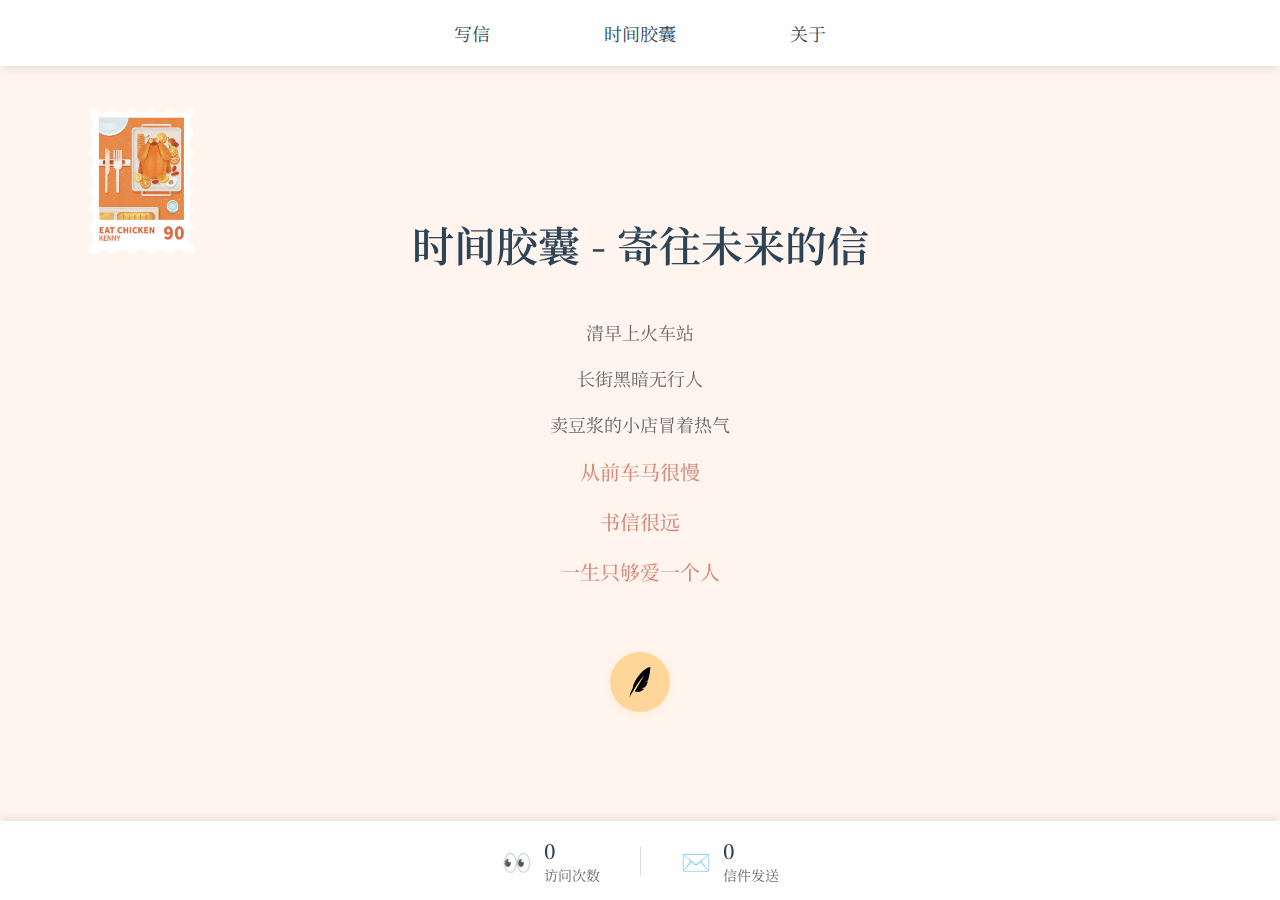
<file: index.html>
<!DOCTYPE html>
<html lang="zh">
<head>
    <meta charset="UTF-8">
    <meta name="viewport" content="width=device-width, initial-scale=1.0">
    <title>时间胶囊 - 寄往未来的信</title>
    <link rel="stylesheet" href="styles/home.css">
</head>
<body>
    <nav class="top-nav">
        <div class="nav-links">
            <a href="write.html">写信</a>
            <a href="capsule.html">时间胶囊</a>
            <a href="about.html">关于</a>
        </div>
    </nav>

    <main class="home-container">
        <div class="decorative-elements">
            <img src="images/youpiao/youpiao0.png" class="stamp" alt="邮票">
        </div>

        <div class="content-center">
            <h1>时间胶囊 - 寄往未来的信</h1>
            <div class="subtitle">
                <p>清早上火车站</p>
                <p>长街黑暗无行人</p>
                <p>卖豆浆的小店冒着热气</p>
                <p class="highlight">从前车马很慢</p>
                <p class="highlight">书信很远</p>
                <p class="highlight">一生只够爱一个人</p>
            </div>
            
            <div class="input-section">
                <button class="main-button" onclick="window.location.href='write.html'">
                    <img src="images/xiexin3.png" alt="写信" class="write-icon">
                </button>
            </div>
        </div>

        <div class="stats-container">
            <div class="stats-wrapper">
                <div class="stat-item">
                    <div class="stat-icon">👀</div>
                    <div class="stat-info">
                        <span class="stat-number" id="visitCount">0</span>
                        <span class="stat-label">访问次数</span>
                    </div>
                </div>
                <div class="stat-divider"></div>
                <div class="stat-item">
                    <div class="stat-icon">✉️</div>
                    <div class="stat-info">
                        <span class="stat-number" id="letterCount">0</span>
                        <span class="stat-label">信件发送</span>
                    </div>
                </div>
            </div>
        </div>
    </main>

    <script src="js/main.js"></script>
</body>
</html>
</file>
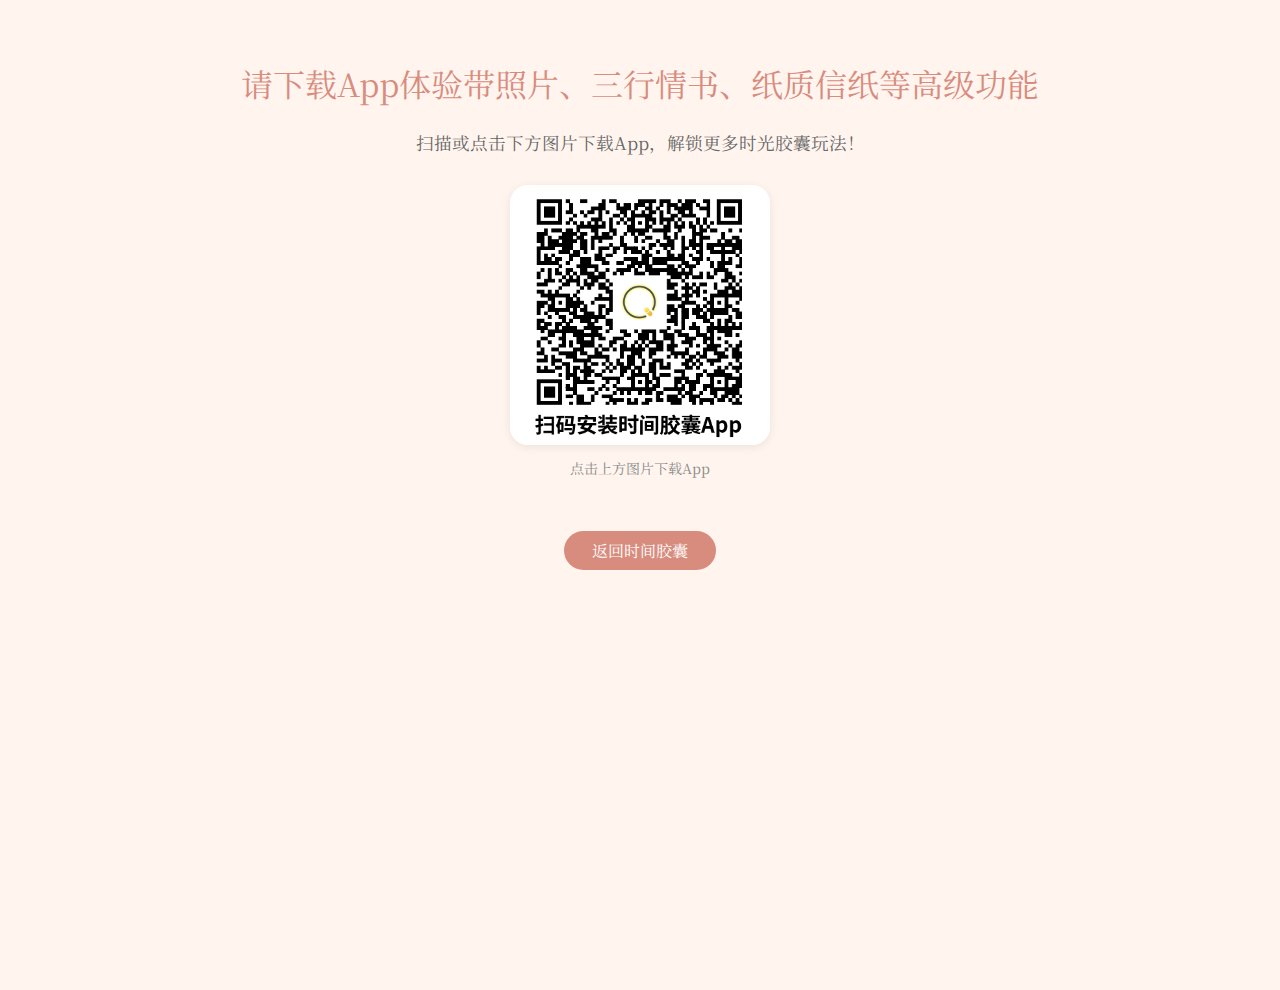
<file: appdownload.html>
<!DOCTYPE html>
<html lang="zh">
<head>
    <meta charset="UTF-8">
    <meta name="viewport" content="width=device-width, initial-scale=1.0">
    <title>请下载App体验更多功能</title>
    <link href="https://fonts.googleapis.com/css2?family=Noto+Serif+SC:wght@400;500;600&display=swap" rel="stylesheet">
    <link rel="stylesheet" href="styles/style.css">
    <style>
        body { text-align: center; padding: 60px 10px 30px 10px; background: #FFF5EE; font-family: 'Noto Serif SC', serif; }
        .download-title { font-size: 2rem; color: #D88C7E; margin-bottom: 24px; }
        .download-tip { color: #666; font-size: 1.1rem; margin-bottom: 30px; }
        .download-img { max-width: 260px; width: 80vw; border-radius: 18px; box-shadow: 0 2px 10px rgba(0,0,0,0.08); }
        .back-btn { margin-top: 30px; display: inline-block; color: #fff; background: #D88C7E; border-radius: 20px; padding: 8px 28px; text-decoration: none; font-size: 1rem; transition: background 0.2s; }
        .back-btn:hover { background: #b86c5e; }
    </style>
</head>
<body>
    <div class="download-title">请下载App体验带照片、三行情书、纸质信纸等高级功能</div>
    <div class="download-tip">扫描或点击下方图片下载App，解锁更多时光胶囊玩法！</div>
    <a href="https://www.codenow.cn/appdownload" target="_blank">
        <img src="images/appdownimage.png" alt="App下载" class="download-img">
    </a>
    <div style="color:#888;font-size:14px;margin-top:8px;">点击上方图片下载App</div>
    <br>
    <a href="capsule.html" class="back-btn">返回时间胶囊</a>
</body>
</html>
</file>
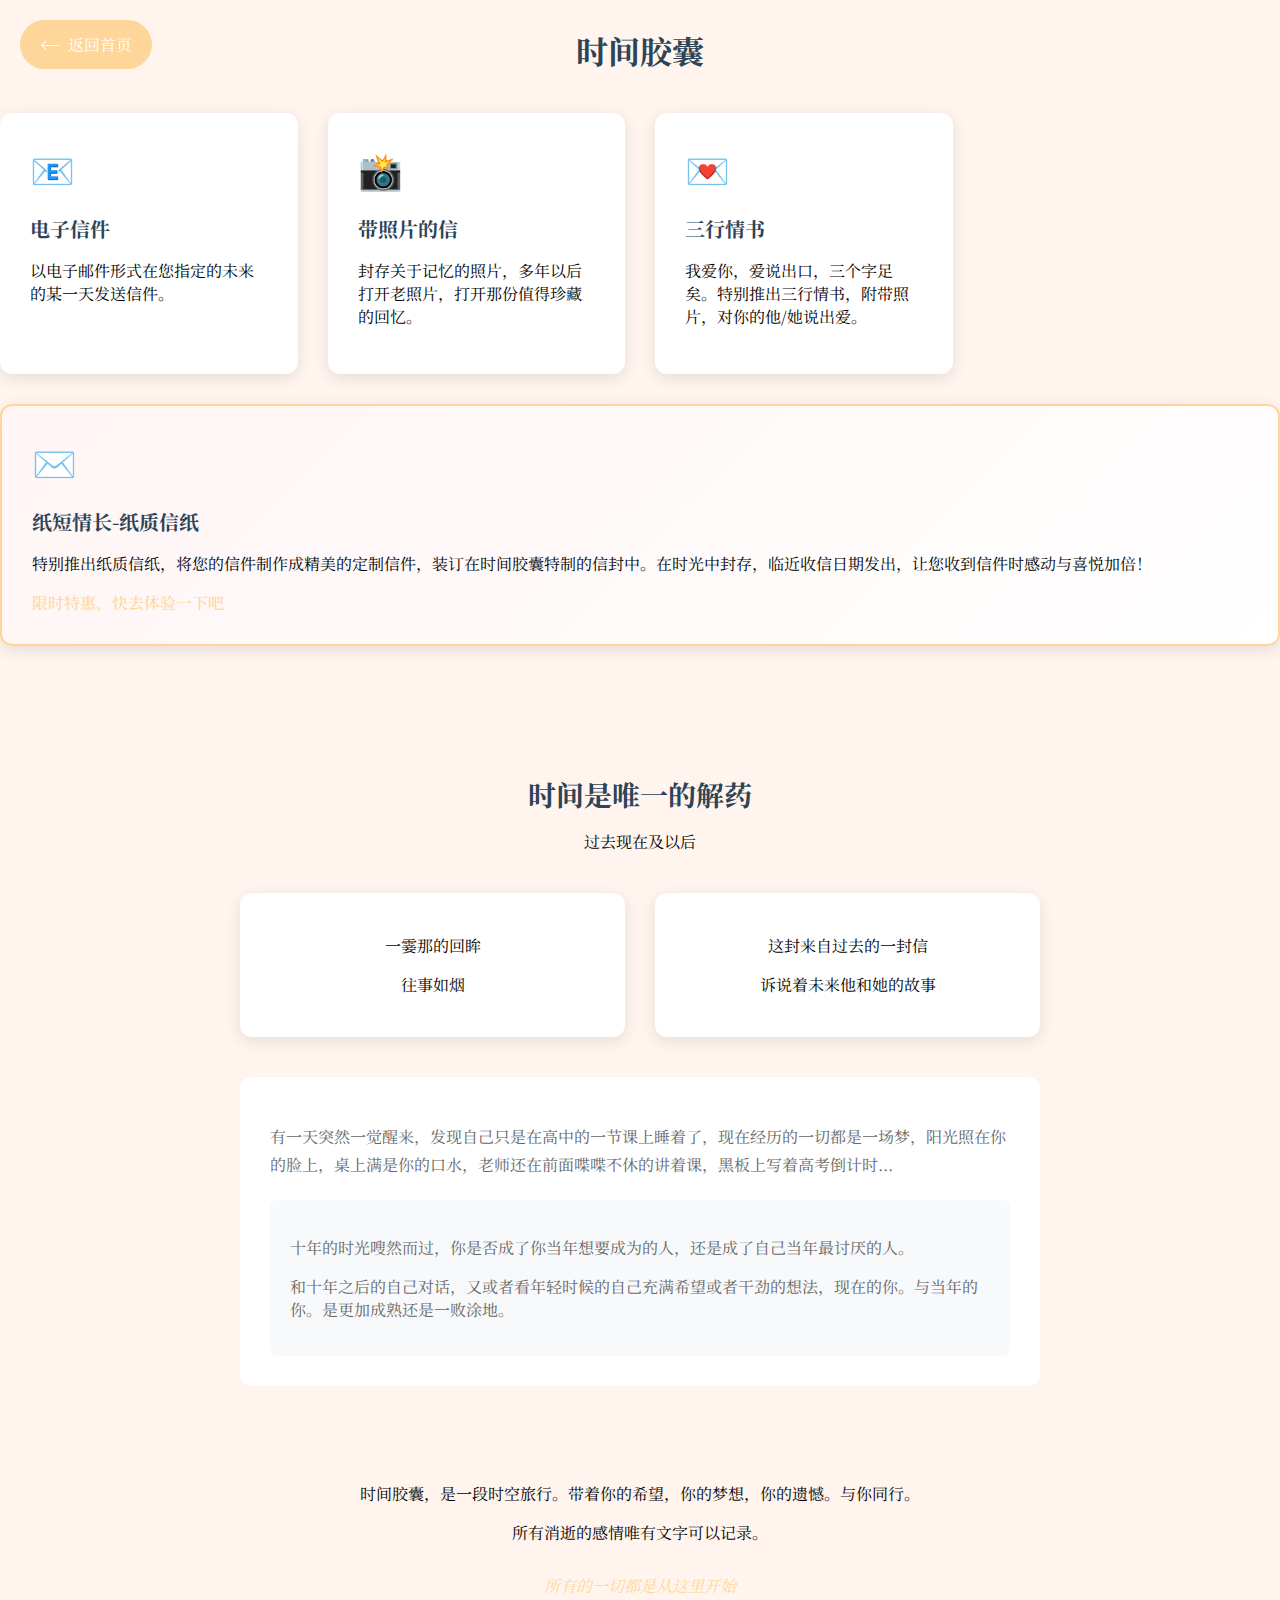
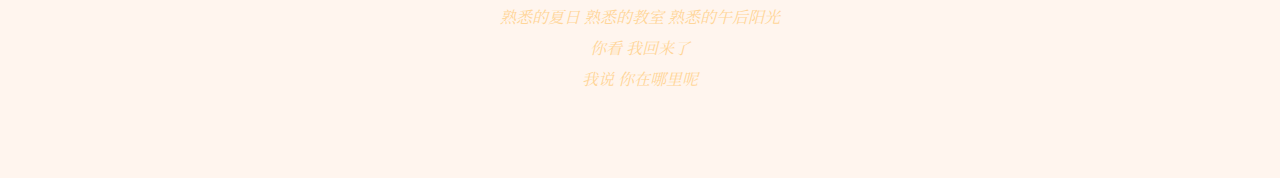
<file: capsule.html>
<!DOCTYPE html>
<html lang="zh">
<head>
    <meta charset="UTF-8">
    <meta name="viewport" content="width=device-width, initial-scale=1.0">
    <title>时间胶囊</title>
    <link href="https://fonts.googleapis.com/css2?family=Noto+Serif+SC:wght@400;500;600&display=swap" rel="stylesheet">
    <link rel="stylesheet" href="styles/style.css">
</head>
<body>
    <div class="back-button" onclick="window.location.href='index.html'">
        <span class="back-icon">←</span>
        <span>返回首页</span>
    </div>

    <main>
        <section class="capsule-section">
            <div class="capsule-container">
                <h2 class="page-title">时间胶囊</h2>
                
                <!-- 功能特点展示 -->
                <div class="features-grid">
                    <div class="feature-card">
                        <div class="feature-icon">📧</div>
                        <h3>电子信件</h3>
                        <p>以电子邮件形式在您指定的未来的某一天发送信件。</p>
                    </div>

                    <div class="feature-card">
                        <div class="feature-icon">📸</div>
                        <h3>带照片的信</h3>
                        <p>封存关于记忆的照片，多年以后打开老照片，打开那份值得珍藏的回忆。</p>
                    </div>

                    <div class="feature-card">
                        <div class="feature-icon">💌</div>
                        <h3>三行情书</h3>
                        <p>我爱你，爱说出口，三个字足矣。特别推出三行情书，附带照片，对你的他/她说出爱。</p>
                    </div>

                    <div class="feature-card highlight">
                        <div class="feature-icon">✉️</div>
                        <h3>纸短情长-纸质信纸</h3>
                        <p>特别推出纸质信纸，将您的信件制作成精美的定制信件，装订在时间胶囊特制的信封中。在时光中封存，临近收信日期发出，让您收到信件时感动与喜悦加倍！</p>
                        <div class="promotion-tag">限时特惠，快去体验一下吧</div>
                    </div>
                </div>

                <!-- 文字展示区域 -->
                <div class="quote-section">
                    <div class="quote-main">
                        <h3>时间是唯一的解药</h3>
                        <p>过去现在及以后</p>
                    </div>
                    
                    <div class="quote-grid">
                        <div class="quote-card">
                            <p>一霎那的回眸</p>
                            <p>往事如烟</p>
                        </div>
                        
                        <div class="quote-card">
                            <p>这封来自过去的一封信</p>
                            <p>诉说着未来他和她的故事</p>
                        </div>
                    </div>

                    <div class="story-section">
                        <p class="story-text">有一天突然一觉醒来，发现自己只是在高中的一节课上睡着了，现在经历的一切都是一场梦，阳光照在你的脸上，桌上满是你的口水，老师还在前面喋喋不休的讲着课，黑板上写着高考倒计时...</p>
                        
                        <div class="reflection">
                            <p>十年的时光嗖然而过，你是否成了你当年想要成为的人，还是成了自己当年最讨厌的人。</p>
                            <p>和十年之后的自己对话，又或者看年轻时候的自己充满希望或者干劲的想法，现在的你。与当年的你。是更加成熟还是一败涂地。</p>
                        </div>
                    </div>

                    <div class="ending-section">
                        <p>时间胶囊，是一段时空旅行。带着你的希望，你的梦想，你的遗憾。与你同行。</p>
                        <p>所有消逝的感情唯有文字可以记录。</p>
                        <div class="nostalgic-text">
                            <p>所有的一切都是从这里开始</p>
                            <p>熟悉的夏日 熟悉的教室 熟悉的午后阳光</p>
                            <p>你看 我回来了</p>
                            <p>我说 你在哪里呢</p>
                        </div>
                    </div>
                </div>
            </div>
        </section>
    </main>
</body>
</html>
</file>
<file: styles/home.css>
/* 导入中文字体 */
@import url('https://fonts.googleapis.com/css2?family=Noto+Serif+SC:wght@400;500;600&display=swap');

:root {
    --background-color: #FFF5EE;
    --primary-color: #D88C7E;
    --accent-color: #95C5B0;
    --text-color: #2D4356;
}

body {
    margin: 0;
    padding: 0;
    background-color: var(--background-color);
    font-family: 'Noto Serif SC', serif;
    min-height: 100vh;
    position: relative;
    overflow-x: hidden;
}

/* 导航栏样式 */
.top-nav {
    padding: 20px;
    text-align: center;
    background-color: rgba(255, 255, 255, 0.9);
    box-shadow: 0 2px 10px rgba(0, 0, 0, 0.1);
}

.nav-links a {
    color: var(--text-color);
    text-decoration: none;
    margin: 0 30px;
    padding: 8px 25px;
    border-radius: 20px;
    transition: all 0.3s ease;
    font-size: 18px;
}

.nav-links a.active {
    background-color: var(--primary-color);
    color: white;
}

/* 主要内容区域 */
.home-container {
    max-width: 1200px;
    margin: 0 auto;
    padding: 0;
    position: relative;
    height: calc(100vh - 80px);
}

/* 装饰元素 */
.decorative-elements {
    position: absolute;
    width: 100%;
    height: 100%;
    pointer-events: none;
}

.clock {
    position: absolute;
    width: 180px;
    height: 180px;
}

.left-clock {
    top: 50px;
    left: 50px;
}

.right-clock {
    top: 50px;
    right: 50px;
}

.envelope {
    position: absolute;
    bottom: 100px;
    left: 150px;
    width: 200px;
    transform: rotate(-15deg);
}

.leaf {
    position: absolute;
    width: 120px;
}

.leaf-1 {
    top: 80px;
    right: 100px;
}

.leaf-2 {
    bottom: 120px;
    right: 150px;
}

/* 中心内容 */
.content-center {
    text-align: center;
    padding: 120px 0;
    position: relative;
    z-index: 1;
}

h1 {
    font-size: 42px;
    color: var(--text-color);
    margin-bottom: 40px;
    font-weight: 600;
}

.subtitle {
    color: #666;
    line-height: 2;
    margin-bottom: 60px;
    font-size: 18px;
}

.subtitle p {
    margin: 10px 0;
}

.subtitle .highlight {
    color: var(--primary-color);
    font-size: 20px;
    font-weight: 500;
}

/* 按钮样式 */
.input-section {
    display: flex;
    justify-content: center;
    align-items: center;
    margin-top: 40px;
}

.main-button {
    width: 60px;
    height: 60px;
    border-radius: 50%;
    background: #FFD699;
    border: none;
    cursor: pointer;
    display: flex;
    align-items: center;
    justify-content: center;
    transition: all 0.3s cubic-bezier(0.4, 0, 0.2, 1);
    box-shadow: 0 2px 8px rgba(255, 214, 153, 0.3);
    position: relative;
    overflow: hidden;
}

.main-button:hover {
    transform: translateY(-3px);
    box-shadow: 0 5px 15px rgba(255, 214, 153, 0.4);
}

.write-icon {
    width: 30px;
    height: 30px;
    object-fit: contain;
}

/* 波纹动画效果 */
.main-button::after {
    content: '';
    position: absolute;
    width: 100%;
    height: 100%;
    background: rgba(255, 255, 255, 0.3);
    border-radius: 50%;
    transform: scale(0);
    animation: ripple 2s infinite;
}

@keyframes ripple {
    0% {
        transform: scale(1);
        opacity: 0.4;
    }
    100% {
        transform: scale(2);
        opacity: 0;
    }
}

/* 响应式设计 */
@media (max-width: 768px) {
    .nav-links a {
        margin: 0 10px;
        padding: 6px 15px;
        font-size: 16px;
    }

    h1 {
        font-size: 32px;
        padding: 0 20px;
    }

    .subtitle {
        font-size: 16px;
        padding: 0 20px;
    }

    .clock {
        width: 120px;
        height: 120px;
    }

    .envelope {
        width: 150px;
    }

    .leaf {
        width: 80px;
    }
}

/* 统计信息样式 */
.stats-container {
    position: fixed;
    bottom: 0;
    left: 0;
    right: 0;
    background: rgba(255, 255, 255, 0.9);
    backdrop-filter: blur(10px);
    padding: 15px 0;
    box-shadow: 0 -2px 10px rgba(0, 0, 0, 0.1);
}

.stats-wrapper {
    max-width: 400px;
    margin: 0 auto;
    display: flex;
    align-items: center;
    justify-content: center;
    gap: 40px;
}

.stat-item {
    display: flex;
    align-items: center;
    gap: 12px;
}

.stat-icon {
    font-size: 24px;
    opacity: 0.8;
}

.stat-info {
    display: flex;
    flex-direction: column;
    align-items: flex-start;
}

.stat-number {
    font-size: 20px;
    font-weight: 600;
    color: var(--text-color);
}

.stat-label {
    font-size: 14px;
    color: #666;
}

.stat-divider {
    width: 1px;
    height: 30px;
    background-color: #ddd;
}

/* 数字变化动画 */
@keyframes countUp {
    from {
        opacity: 0;
        transform: translateY(10px);
    }
    to {
        opacity: 1;
        transform: translateY(0);
    }
}

.stat-number {
    animation: countUp 0.5s ease-out;
}

/* 移动端适配 */
@media (max-width: 768px) {
    .stats-wrapper {
        gap: 20px;
    }

    .stat-icon {
        font-size: 20px;
    }

    .stat-number {
        font-size: 18px;
    }

    .stat-label {
        font-size: 12px;
    }
}

.stamp {
    position: absolute;
    top: 30px;
    left: 30px;
    width: 150px;
    height: auto;
}

/* 移动端适配 */
@media (max-width: 768px) {
    .stamp {
        width: 100px;
        top: 20px;
        left: 20px;
    }
}
</file>
<file: styles/style.css>
:root {
    --background-color: #FFF5EE;
    --primary-color: #FFD699;
    --accent-color: #95C5B0;
    --text-color: #2D4356;
    --content-width: min(90%, 1200px);
    --spacing-unit: clamp(1rem, 2vw, 2rem);
}

body {
    margin: 0;
    padding: 0;
    background-color: var(--background-color);
    font-family: 'Noto Serif SC', serif;
    min-height: 100vh;
}

/* 返回按钮样式 */
.back-button {
    position: fixed;
    top: 20px;
    left: 20px;
    display: flex;
    align-items: center;
    gap: 8px;
    padding: 10px 20px;
    background-color: var(--primary-color);
    color: white;
    border-radius: 25px;
    cursor: pointer;
    transition: all 0.3s ease;
    z-index: 1000;
    font-family: 'Noto Serif SC', serif;
}

.back-button:hover {
    transform: translateX(-5px);
    box-shadow: 0 2px 10px rgba(0, 0, 0, 0.1);
}

.back-icon {
    font-size: 20px;
}

/* 页面通用样式 */
.page-title {
    font-size: 32px;
    color: var(--text-color);
    text-align: center;
    margin-bottom: 40px;
    font-family: 'Noto Serif SC', serif;
}

/* 关于页面样式 */
.about-section {
    padding: 60px 0;
}

.about-container {
    max-width: 800px;
    margin: 0 auto;
    padding: 0 20px;
}

.about-content {
    background: white;
    padding: 40px;
    border-radius: 12px;
    box-shadow: 0 4px 15px rgba(0, 0, 0, 0.1);
}

.story-section,
.team-section,
.contact-section {
    margin-bottom: 40px;
}

.about-content h3 {
    font-size: 24px;
    color: var(--text-color);
    margin-bottom: 20px;
    font-family: 'Noto Serif SC', serif;
}

.about-content p {
    line-height: 1.8;
    color: #666;
    margin-bottom: 15px;
}

.team-section ul {
    list-style: none;
    padding-left: 20px;
    margin: 15px 0;
}

.team-section li {
    margin-bottom: 12px;
    position: relative;
    color: #666;
}

.team-section li:before {
    content: "•";
    color: var(--primary-color);
    font-weight: bold;
    position: absolute;
    left: -20px;
}

.contact-info {
    background: #f8f9fa;
    padding: 20px;
    border-radius: 8px;
    margin-top: 15px;
}

.contact-info p {
    margin: 10px 0;
    color: #666;
}

/* 响应式调整 */
@media (max-width: 768px) {
    .back-button {
        top: 10px;
        left: 10px;
        padding: 8px 15px;
        font-size: 14px;
    }

    .back-icon {
        font-size: 16px;
    }

    .about-content {
        padding: 20px;
    }
    
    .page-title {
        font-size: 28px;
        margin-top: 60px;
    }
    
    .about-content h3 {
        font-size: 20px;
    }
} 

/* 时间胶囊页面样式 */
.features-grid {
    display: grid;
    grid-template-columns: repeat(auto-fit, minmax(280px, 1fr));
    gap: 30px;
    margin-bottom: 60px;
}

.feature-card {
    background: white;
    padding: 30px;
    border-radius: 12px;
    box-shadow: 0 4px 15px rgba(0, 0, 0, 0.1);
    transition: transform 0.3s ease;
}

.feature-card:hover {
    transform: translateY(-5px);
}

.feature-card.highlight {
    grid-column: 1 / -1;
    background: linear-gradient(135deg, #fff5f5, #fff);
    border: 2px solid var(--primary-color);
}

.feature-icon {
    font-size: 36px;
    margin-bottom: 20px;
}

.feature-card h3 {
    color: var(--text-color);
    margin-bottom: 15px;
    font-size: 20px;
}

.promotion-tag {
    margin-top: 15px;
    color: var(--primary-color);
    font-weight: 500;
}

/* 引用和故事部分 */
.quote-section {
    max-width: 800px;
    margin: 0 auto;
    padding: 40px 20px;
}

.quote-main {
    text-align: center;
    margin-bottom: 40px;
}

.quote-main h3 {
    font-size: 28px;
    color: var(--text-color);
    margin-bottom: 10px;
}

.quote-grid {
    display: grid;
    grid-template-columns: repeat(2, 1fr);
    gap: 30px;
    margin-bottom: 40px;
}

.quote-card {
    background: white;
    padding: 25px;
    border-radius: 12px;
    text-align: center;
    box-shadow: 0 4px 15px rgba(0, 0, 0, 0.1);
}

.story-section {
    background: white;
    padding: 30px;
    border-radius: 12px;
    margin-bottom: 40px;
}

.story-text {
    font-size: 16px;
    line-height: 1.8;
    color: #666;
    margin-bottom: 20px;
}

.reflection {
    padding: 20px;
    background: #f8f9fa;
    border-radius: 8px;
}

.reflection p {
    margin-bottom: 15px;
    color: #666;
}

.ending-section {
    text-align: center;
    padding: 40px 0;
}

.nostalgic-text {
    margin-top: 30px;
    font-style: italic;
    color: var(--primary-color);
}

.nostalgic-text p {
    margin: 8px 0;
}

/* 响应式调整 */
@media (max-width: 768px) {
    .features-grid {
        grid-template-columns: 1fr;
    }

    .quote-grid {
        grid-template-columns: 1fr;
    }

    .feature-card {
        padding: 20px;
    }

    .quote-main h3 {
        font-size: 24px;
    }
} 

/* 基础响应式设置 */
:root {
    --content-width: min(90%, 1200px);
    --spacing-unit: clamp(1rem, 2vw, 2rem);
}

/* 响应式字体大小 */
html {
    font-size: clamp(14px, 1.5vw, 16px);
}

/* 移动端适配 */
@media (max-width: 768px) {
    .back-button {
        top: 10px;
        left: 10px;
        padding: 8px 15px;
        font-size: 14px;
    }

    .letter-container {
        margin: 40px auto 20px;
        padding: 0 15px;
    }

    .letter-form {
        padding: 20px;
    }

    textarea {
        font-size: 16px; /* 防止iOS自动缩放 */
        padding: 0 15px 15px 30px;
    }

    .modal-content {
        width: 95%;
        padding: 20px;
    }

    .form-group {
        margin-bottom: 15px;
    }

    .modal-input {
        font-size: 16px; /* 防止iOS自动缩放 */
    }
}

/* 适配超小屏幕 */
@media (max-width: 320px) {
    .modal-content {
        padding: 15px;
    }

    .modal-button {
        padding: 8px 15px;
        font-size: 14px;
    }
} 

/* 全局按钮样式 */
button, .main-button, .api-button, .modal-button.confirm {
    background-color: var(--primary-color);
    color: #333; /* 黑色文字 */
    transition: all 0.3s ease;
}

button:hover, .main-button:hover, .api-button:hover, .modal-button.confirm:hover {
    transform: translateY(-2px);
    box-shadow: 0 5px 15px rgba(255, 214, 153, 0.4);
} 

/* 固定导航栏样式 */
.top-nav {
    position: fixed;
    top: 0;
    left: 0;
    right: 0;
    background: rgba(255, 245, 238, 0.95);
    backdrop-filter: blur(10px);
    -webkit-backdrop-filter: blur(10px);
    padding: 15px 0;
    z-index: 1000;
    box-shadow: 0 2px 10px rgba(0, 0, 0, 0.05);
    transition: all 0.3s ease;
}

.nav-links {
    display: flex;
    justify-content: center;
    gap: 30px;
}

/* 圆形图标按钮样式 */
.nav-links a {
    width: 45px;
    height: 45px;
    border-radius: 50%;
    background: #FFD699;
    color: #333;
    display: flex;
    align-items: center;
    justify-content: center;
    text-decoration: none;
    font-size: 20px;
    transition: all 0.3s cubic-bezier(0.4, 0, 0.2, 1);
    box-shadow: 0 2px 8px rgba(255, 214, 153, 0.3);
}

.nav-links a:hover {
    transform: translateY(-3px) scale(1.05);
    box-shadow: 0 5px 15px rgba(255, 214, 153, 0.4);
}

.nav-links a:active {
    transform: translateY(0) scale(0.95);
} 

/* 二维码样式 */
.qrcode-container {
    display: flex;
    flex-direction: column;
    align-items: center;
    margin-top: 20px;
    padding: 20px;
    background: #fff;
    border-radius: 12px;
    box-shadow: 0 2px 10px rgba(0, 0, 0, 0.05);
}

.qrcode {
    width: 500px;
    height: 150px;
    object-fit: contain;
    margin-bottom: 10px;
}

.qrcode-hint {
    font-size: 14px;
    color: #666;
    margin: 0;
}

/* 移动端适配 */
@media (max-width: 768px) {
    .qrcode {
        width: 160px;
        height: 160px;
    }
}
</file>
